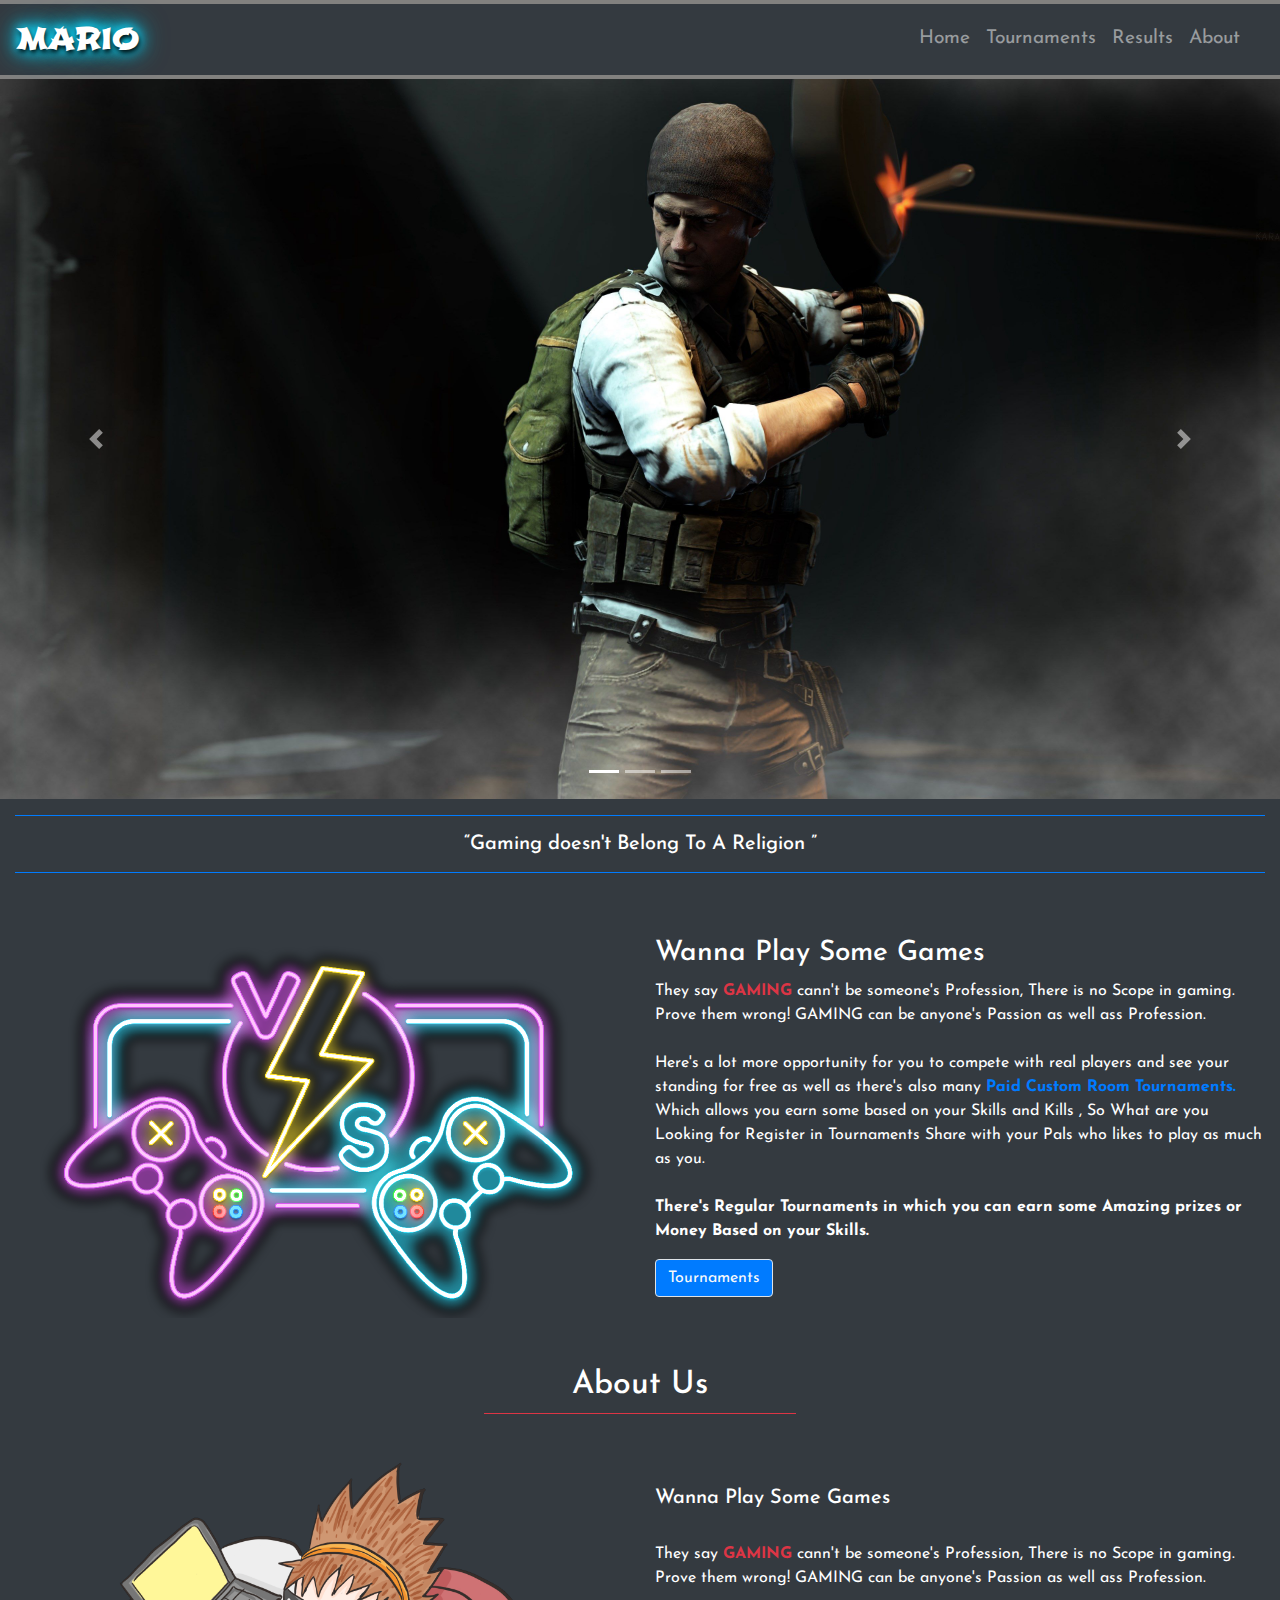
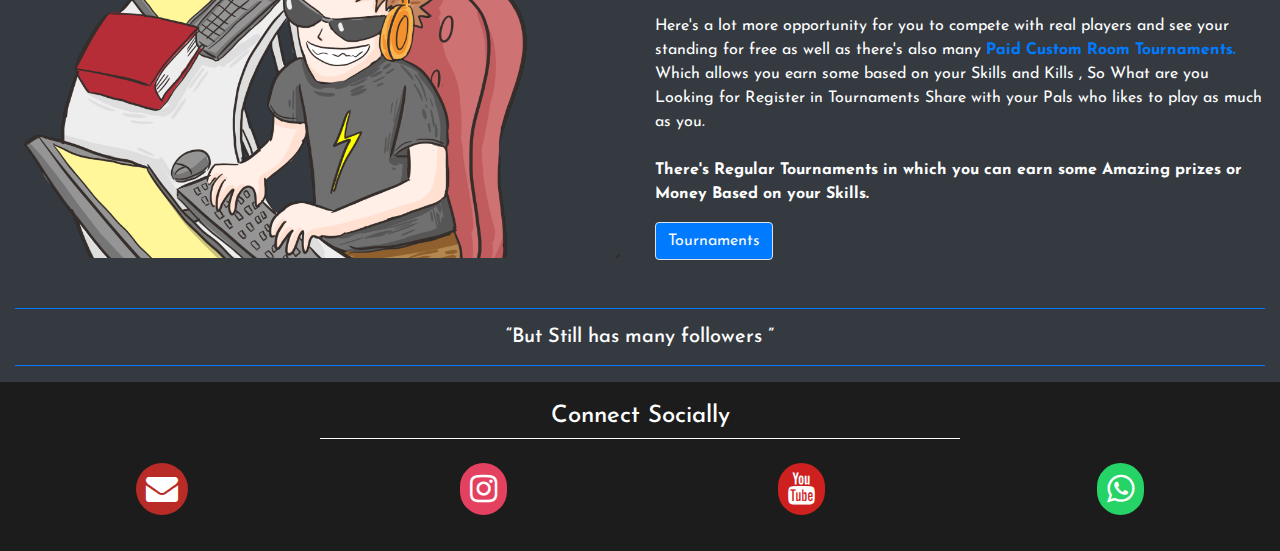
<file: index.html>
<!DOCTYPE html>
<html>
<head>
	<title>MARIO</title>
	<link rel="stylesheet" type="text/css" href="style.css">
	<link href="https://fonts.googleapis.com/css2?family=Shojumaru&display=swap" rel="stylesheet">
  <link rel="stylesheet" href="https://cdnjs.cloudflare.com/ajax/libs/font-awesome/4.7.0/css/font-awesome.min.css">
  <link href="https://fonts.googleapis.com/css2?family=Josefin+Sans&display=swap" rel="stylesheet">
	<meta charset="utf-8">
    <meta name="viewport" content="width=device-width, initial-scale=1, shrink-to-fit=no">

</head>
<body class="bg-dark text-white">
<!-- *****************************************************************************
                                  NAVBAR
***************************************************************************** -->
<nav>
	<nav class="navbar navbar-expand-md bg-dark navbar-dark ">
  <a class="navbar-brand " href="#">MARIO</a>
  <button class="navbar-toggler" type="button" data-toggle="collapse" data-target="#collapsibleNavbar">
    <span class="navbar-toggler-icon"></span>
  </button>
  <div class="collapse navbar-collapse " id="collapsibleNavbar">
    <ul class="navbar-nav ml-auto mr-3 text-center ">
      <li class="nav-item">
        <a class="nav-link" href="#">Home</a>
      </li>
      <li class="nav-item">
        <a class="nav-link" href="tournament.html">Tournaments</a>
      </li>
      <li class="nav-item">
        <a class="nav-link" href="#">Results</a>
      </li> 
      <li class="nav-item">
        <a class="nav-link" href="#about-us">About</a>
      </li>    
    </ul>
  </div>  
</nav>
</nav>	


<!-- *****************************************************************************
                                  carousel
***************************************************************************** -->
<div id="demo" class="carousel slide" data-ride="carousel">

  <!-- Indicators -->
  <ul class="carousel-indicators">
    <li data-target="#demo" data-slide-to="0" class="active"></li>
    <li data-target="#demo" data-slide-to="1"></li>
    <li data-target="#demo" data-slide-to="2"></li>
  </ul>
  
  <!-- The slideshow -->
  <div class="carousel-inner">
    <div class="carousel-item active">
      <img src="images/carousel1.jpg" alt="Los Angeles" width="1100" height="500">
    </div>
    <div class="carousel-item">
      <img src="images/carousel3.jpg" alt="Chicago" width="1100" height="500" >
    </div>
    <div class="carousel-item">
      <img src="images/carousel4.jpg" alt="New York" width="1100" height="500">
    </div>
    
  </div>
  
  <!-- Left and right controls -->
  <a class="carousel-control-prev" href="#demo" data-slide="prev">
    <span class="carousel-control-prev-icon"></span>
  </a>
  <a class="carousel-control-next" href="#demo" data-slide="next">
    <span class="carousel-control-next-icon"></span>
  </a>
</div>


<!-- *****************************************************************************
                                  main body
***************************************************************************** -->

<section class="mt-0">
	<div class="top_heading container-fluid mt-0">
		<div class="text-center">
      <hr class="border-primary">
			<h5 class="heading-anime"><q>Gaming doesn't Belong To A Religion  </q></h5>
      <hr class="border-primary">
		</div>	
	</div><br><br>

	<div class="container-fluid">
		<div class="row">
			<div class="col-lg-6 col-sm-12 ">
				<div class="img-rotate "> 
          <img class="img-fluid " src="images/gaming1.png" >
        </div>
			</div>
      <div class="col-lg-6 col-sm-12 ">
        <h3>Wanna Play Some Games</h3>
        <p>They say <strong class="text-danger">GAMING</strong> cann't be someone's Profession, There is no Scope in gaming.<br>
        Prove them wrong! GAMING can be anyone's Passion as well ass Profession. <br><br>
        Here's a lot more opportunity for you to compete with real players and see your standing for free as well as there's also many
        <span  class="text-primary font-weight-bold">Paid Custom Room Tournaments.</span><br>
        Which allows you earn some based on your Skills and Kills , So What are you Looking for Register in Tournaments Share with your Pals who likes to play as much as you.<br><br>
        <strong> There's Regular Tournaments in which you can earn some Amazing prizes or Money Based on your Skills. </strong></p>
        <a href="tournament.html"><h4  class="btn border bg-primary text-light"> Tournaments </h4></a>
      </div>
		</div><br><br>
	</div>


  <div class="container-fluid" id="about-us">
    <h2 class="text-center text-white"> About Us</h2>
    <hr class="m-auto w-25 border-danger"><br><br>
    <div class="row">
      <div class="col-lg-6 col-sm-12 ">
        <div class="img-rotate"> 
          <img class="img-fluid " src="images/gaming2.png" >
        </div>
      </div>
      <div class="col-lg-6 col-sm-12 mt-4">
        <h5>Wanna Play Some Games</h5><br>
        <p>They say <strong class="text-danger">GAMING</strong> cann't be someone's Profession, There is no Scope in gaming.<br>
        Prove them wrong! GAMING can be anyone's Passion as well ass Profession. <br><br>
        Here's a lot more opportunity for you to compete with real players and see your standing for free as well as there's also many
        <span  class="text-primary font-weight-bold">Paid Custom Room Tournaments.</span><br>
        Which allows you earn some based on your Skills and Kills , So What are you Looking for Register in Tournaments Share with your Pals who likes to play as much as you.<br><br>
        <strong> There's Regular Tournaments in which you can earn some Amazing prizes or Money Based on your Skills. </strong></p>
        <a href="tournament.html"><h4  class="btn border bg-primary text-light"> Tournaments </h4></a>
      </div>
    </div><br>
    
  </div>


</section>
<div class="text-center container-fluid">
      <hr class="border-primary">
      <h5 class="heading-anime"><q>But Still has many followers </q></h5>
      <hr class="border-primary">
    </div>



<!-- *****************************************************************************
                                 Footer
***************************************************************************** -->
<footer>
  <div class="footer">
    <div class="social-menu ">
      <h4 class="text-center">Connect Socially</h4>
      <hr class="w-50 border-light text-center m-auto"><br>

   <ul class="d-flex justify-content-center align-content-center list-unstyled">
     <li class="gmail mx-auto"><a href="mailto:friendyboy02@gmail.com" target="_blank"><i class="fa fa-2x fa-envelope"></i></a></li>

    

     <li class="instagram mx-auto"><a href="https://www.instagram.com/mohd_rahib02/?hl=en" target="_blank"><i class="fa fa-2x fa-instagram"></i></a></li>

     <li class=" youtube mx-auto"><a href="" target="_blank"><i class="fa fa-2x fa-youtube"></i></a></li>

      <li class=" mx-auto whatsapp my-auto"><a href="whatsapp://send?text=best pubg tournaments website play with local players with free entry or earn some money  " target="_blank"><i class="fa fa-2x fa-whatsapp"></i></a></li>

    
  </ul>
</div>
    
  </div>
  

</footer> 






<link rel="stylesheet" href="https://maxcdn.bootstrapcdn.com/bootstrap/4.5.0/css/bootstrap.min.css">
<script src="https://code.jquery.com/jquery-3.2.1.slim.min.js" integrity="sha384-KJ3o2DKtIkvYIK3UENzmM7KCkRr/rE9/Qpg6aAZGJwFDMVNA/GpGFF93hXpG5KkN" crossorigin="anonymous"></script>
    <script src="https://cdnjs.cloudflare.com/ajax/libs/popper.js/1.12.9/umd/popper.min.js" integrity="sha384-ApNbgh9B+Y1QKtv3Rn7W3mgPxhU9K/ScQsAP7hUibX39j7fakFPskvXusvfa0b4Q" crossorigin="anonymous"></script>
    <script src="https://maxcdn.bootstrapcdn.com/bootstrap/4.0.0/js/bootstrap.min.js" integrity="sha384-JZR6Spejh4U02d8jOt6vLEHfe/JQGiRRSQQxSfFWpi1MquVdAyjUar5+76PVCmYl" crossorigin="anonymous"></script>


</body>
</html>



<!-- https://mohdrahib01.github.io/tournament.github.io/ -->
</file>
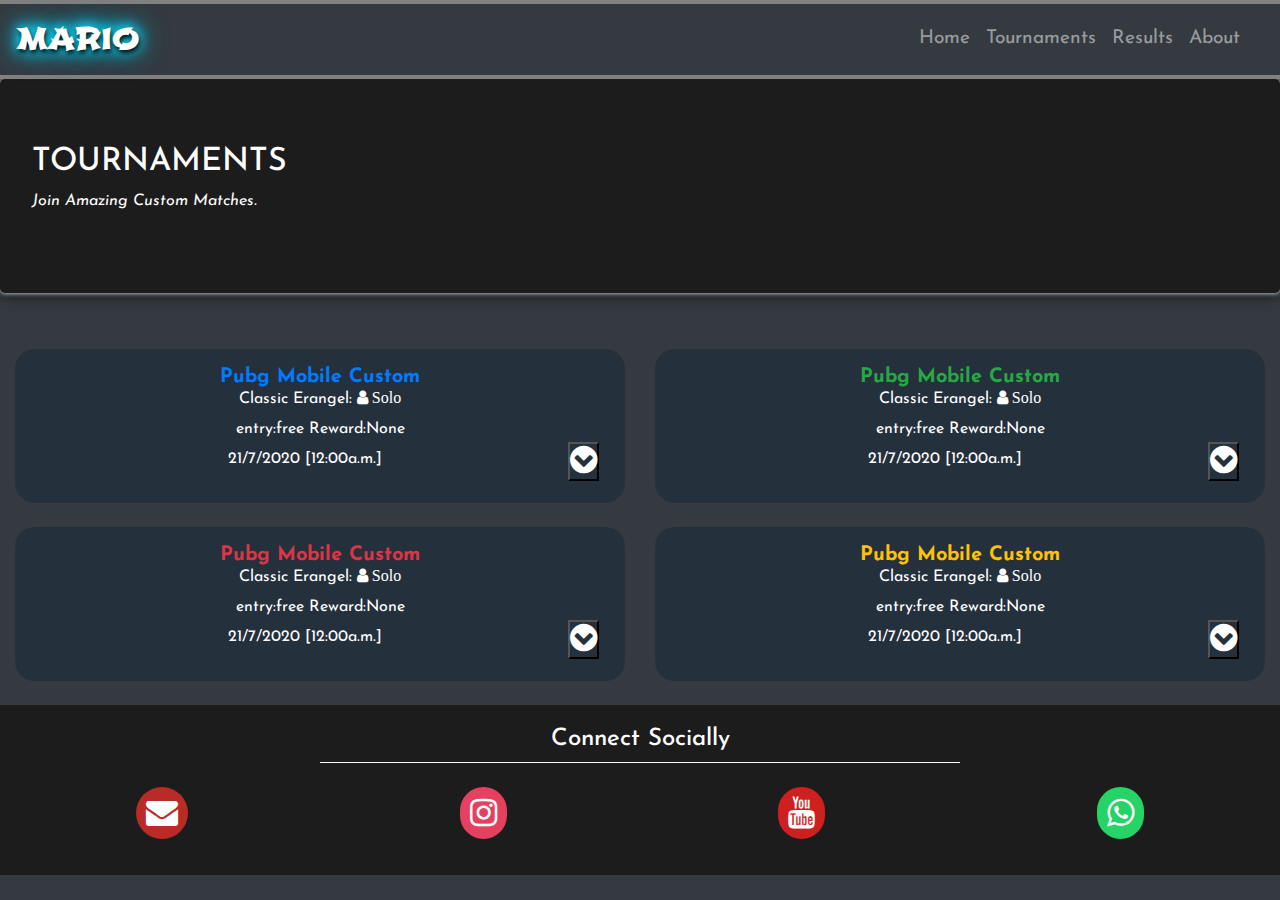
<file: tournament.html>
<!DOCTYPE html>
<html>
<head>
	<title>MARIO</title>
	<link rel="stylesheet" type="text/css" href="style.css">
	<link href="https://fonts.googleapis.com/css2?family=Shojumaru&display=swap" rel="stylesheet">
  <link rel="stylesheet" href="https://cdnjs.cloudflare.com/ajax/libs/font-awesome/4.7.0/css/font-awesome.min.css">
  <link href="https://fonts.googleapis.com/css2?family=Josefin+Sans&display=swap" rel="stylesheet">
	<meta charset="utf-8">
    <meta name="viewport" content="width=device-width, initial-scale=1, shrink-to-fit=no">

</head>
<body class="bg-dark text-white">
<!-- *****************************************************************************
                                  NAVBAR
***************************************************************************** -->
<nav>
	<nav class="navbar navbar-expand-md bg-dark navbar-dark ">
  <a class="navbar-brand " href="#">MARIO</a>
  <button class="navbar-toggler" type="button" data-toggle="collapse" data-target="#collapsibleNavbar">
    <span class="navbar-toggler-icon"></span>
  </button>
  <div class="collapse navbar-collapse " id="collapsibleNavbar">
    <ul class="navbar-nav ml-auto mr-3 text-center ">
      <li class="nav-item">
        <a class="nav-link" href="index.html">Home</a>
      </li>
      <li class="nav-item">
        <a class="nav-link" href="#">Tournaments</a>
      </li>
      <li class="nav-item">
        <a class="nav-link" href="#">Results</a>
      </li> 
      <li class="nav-item">
        <a class="nav-link" href="index.html #about-us">About</a>
      </li>    
    </ul>
  </div>  
</nav>
</nav>	



<!-- *****************************************************************************
                                  Jumbotron
***************************************************************************** -->
<div class="">
  <div class="jumbotron " style="background-color: #1c1c1c">
    <h2 class="">TOURNAMENTS</h2>      
    <p class="font-italic">Join Amazing Custom Matches.</p>
  </div>
      
</div>


<!-- *****************************************************************************
                                  main body
***************************************************************************** -->


<section>
  <div class="container-fluid">
    <div class="row">

      <!-- ****************************   1st blocl   *********************************** -->
      <div class="col-lg-6 col-sm-12 mt-4">
        <div class="t-block p-3  text-center t-box">
          <div>
              <h5 class="text-primary font-weight-bold">Pubg Mobile Custom</h5>
              <p>Classic Erangel: <i class="fa  fa-user" aria-hidden="true"> Solo</i>  <p>
              <p>entry:free Reward:None</p>  
              <button class="float-right show-more" data-toggle="collapse" data-target="#t-box1"> <i class="fa fa-2x fa-chevron-circle-down text-white" aria-hidden="true"> </i> </button>  

              <p class="">21/7/2020 [12:00a.m.]</p>
          </div>

          <div id="t-box1" class="hidden-content text-left collapse"><br>
            <p>Register before atleast half an hour before tournament starts.</p>
            <p>Room id & password will be sent to your G-mail address before 20 minutes of match starts.</p>
            <p>Any non-registerd entry will be kicked from room.</p>
            <p>Fill correct PUBG Username.</p>

            <div class="text-center">
                <button type="button" class="btn w-50  btn-primary" data-toggle="modal" data-target="#form-1"> Register </button>
            </div>
          </div>

          <!-- The Modal -->
          <div class="modal fade" id="form-1">
            <div class="modal-dialog modal-dialog-centered">
              <div class="modal-content">
              
                <!-- Modal Header -->
                <div class="modal-header container-fluid bg-primary ">
                  <h4 class="modal-title mx-auto font-weight-bold">Modal Heading</h4>
                  <button type="button" class="close" data-dismiss="modal">&times;</button>
                </div>
                
                <!-- Modal body -->
                <div class="modal-body container-fluid ">
                  <form action="/action_page.php" class="text-dark text-left">
                    <div class="form-group">
                      <label for="name1">Name:</label>
                      <input type="text" class="form-control" id="name1" placeholder="Your Name" name="name1" autocomplete="off">
                    </div>
                    <div class="form-group">
                      <label for="Pubg-name1">PUBG Username:</label>
                      <input type="text" class="form-control" id="Pubg-name1" placeholder="Your PUBG UserName" name="Pubg-name1" autocomplete="off">
                    </div>
                    <div class="form-group">
                      <label for="email1">Email:</label>
                      <input type="email" class="form-control" id="email1" placeholder="Your email" name="email1" autocomplete="off">
                    </div>
                    <div class="form-group">
                      <label for="phone1">Mobile No.:</label>
                      <input type="text" class="form-control" id="phone1" placeholder="Your Mobile No." name="phone1" autocomplete="off">
                    </div>
                    
                    <div class="text-center">
                       <button type="submit" class="btn btn-primary w-50">Submit</button>
                    </div>
                  </form>
                </div>
                <!-- end modal body -->
                
              </div>
            </div>
          </div>
          <!-- end modal popup -->

        </div>
      </div>


    <!--  ***************************   2nd block   ****************************** -->
      <div class="col-lg-6 col-sm-12 mt-4">
        <div class="t-block p-3  text-center t-box">
          <div>
              <h5 class="text-success font-weight-bold">Pubg Mobile Custom</h5>
              <p>Classic Erangel: <i class="fa  fa-user" aria-hidden="true"> Solo</i>  <p>
              <p>entry:free Reward:None</p>  
              <button class="float-right show-more" data-toggle="collapse" data-target="#t-box2"> <i class="fa fa-2x fa-chevron-circle-down text-white" aria-hidden="true"> </i> </button>  

              <p class="">21/7/2020 [12:00a.m.]</p>
          </div>

          <div id="t-box2" class="hidden-content text-left collapse"><br>
            <p>Register before atleast half an hour before tournament starts.</p>
            <p>Room id & password will be sent to your G-mail address before 20 minutes of match starts.</p>
            <p>Any non-registerd entry will be kicked from room.</p>
            <p>Fill correct PUBG Username.</p>

            <div class="text-center">
                <button type="button" class="btn w-50  btn-primary" data-toggle="modal" data-target="#form-2"> Register </button>
            </div>
          </div>

          <!-- The Modal -->
          <div class="modal fade" id="form-2">
            <div class="modal-dialog modal-dialog-centered">
              <div class="modal-content">
              
                <!-- Modal Header -->
                <div class="modal-header container-fluid bg-success ">
                  <h4 class="modal-title mx-auto font-weight-bold">Modal Heading</h4>
                  <button type="button" class="close" data-dismiss="modal">&times;</button>
                </div>
                
                <!-- Modal body -->
                <div class="modal-body container-fluid ">
                  <form action="/action_page.php" class="text-dark text-left">
                    <div class="form-group">
                      <label for="name2">Name:</label>
                      <input type="text" class="form-control" id="name2" placeholder="Your Name" name="name2" autocomplete="off">
                    </div>
                    <div class="form-group">
                      <label for="Pubg-name2">PUBG Username:</label>
                      <input type="text" class="form-control" id="Pubg-name2" placeholder="Your PUBG UserName" name="Pubg-name2" autocomplete="off">
                    </div>
                    <div class="form-group">
                      <label for="email2">Email:</label>
                      <input type="email" class="form-control" id="email2" placeholder="Your email" name="email2" autocomplete="off">
                    </div>
                    <div class="form-group">
                      <label for="phone2">Mobile No.:</label>
                      <input type="text" class="form-control" id="phone2" placeholder="Your Mobile No." name="phone2" autocomplete="off">
                    </div>
                    
                    <div class="text-center">
                       <button type="submit" class="btn btn-success w-50">Submit</button>
                    </div>
                  </form>
                </div>
                <!-- end modal body -->
                
              </div>
            </div>
          </div>
          <!-- end modal popup -->

        </div>
      </div>

    <!-- ******************************    3rd block   ************************************* -->
      <div class="col-lg-6 col-sm-12 mt-4">
        <div class="t-block p-3  text-center t-box">

          <div>
              <h5 class="text-danger font-weight-bold">Pubg Mobile Custom</h5>
              <p>Classic Erangel: <i class="fa  fa-user" aria-hidden="true"> Solo</i>  <p>
              <p>entry:free Reward:None</p>  
              <button class="float-right show-more" data-toggle="collapse" data-target="#t-box3"> <i class="fa fa-2x fa-chevron-circle-down text-white" aria-hidden="true"> </i> </button>  

              <p class="">21/7/2020 [12:00a.m.]</p>
          </div>

          <div id="t-box3" class="hidden-content text-left collapse"><br>
            <p>Register before atleast half an hour before tournament starts.</p>
            <p>Room id & password will be sent to your G-mail address before 20 minutes of match starts.</p>
            <p>Any non-registerd entry will be kicked from room.</p>
            <p>Fill correct PUBG Username.</p>
            <div class="text-center">
                <button type="button" class="btn w-50  btn-primary" data-toggle="modal" data-target="#form-3"> Register </button>
            </div>    
          </div>

          <!-- The Modal -->
          <div class="modal fade" id="form-3">
            <div class="modal-dialog modal-dialog-centered">
              <div class="modal-content">
              
                <!-- Modal Header -->
                <div class="modal-header container-fluid bg-danger ">
                  <h4 class="modal-title mx-auto font-weight-bold">Modal Heading</h4>
                  <button type="button" class="close" data-dismiss="modal">&times;</button>
                </div>
                
                <!-- Modal body -->
                <div class="modal-body container-fluid ">
                  <form action="/action_page.php" class="text-dark text-left">
                    <div class="form-group">
                      <label for="name3">Name:</label>
                      <input type="text" class="form-control" id="name3" placeholder="Your Name" name="name3" autocomplete="off">
                    </div>
                    <div class="form-group">
                      <label for="Pubg-name3">PUBG Username:</label>
                      <input type="text" class="form-control" id="Pubg-name3" placeholder="Your PUBG UserName" name="Pubg-name3" autocomplete="off">
                    </div>
                    <div class="form-group">
                      <label for="email3">Email:</label>
                      <input type="email" class="form-control" id="email3" placeholder="Your email" name="email3" autocomplete="off">
                    </div>
                    <div class="form-group">
                      <label for="phone3">Mobile No.:</label>
                      <input type="text" class="form-control" id="phone3" placeholder="Your Mobile No." name="phone3" autocomplete="off">
                    </div>
                    
                    <div class="text-center">
                       <button type="submit" class="btn btn-danger w-50">Submit</button>
                    </div>
                  </form>
                </div>
                <!-- end modal body -->
                
              </div>
            </div>
          </div>
          <!-- end modal popup -->

        </div>
      </div>


       <!-- *******************************   4th block  ************************************ -->
      <div class="col-lg-6 col-sm-12 mt-4">
        <div class="t-block p-3  text-center t-box">
          <div>
              <h5 class="text-warning font-weight-bold">Pubg Mobile Custom</h5>
              <p>Classic Erangel: <i class="fa  fa-user" aria-hidden="true"> Solo</i>  <p>
              <p>entry:free Reward:None</p>  
              <button class="float-right show-more" data-toggle="collapse" data-target="#t-box4"> <i class="fa fa-2x fa-chevron-circle-down text-white" aria-hidden="true"> </i> </button>  

              <p class="">21/7/2020 [12:00a.m.]</p>
          </div>

          <div id="t-box4" class="hidden-content text-left collapse"><br>
            <p>Register before atleast half an hour before tournament starts.</p>
            <p>Room id & password will be sent to your G-mail address before 20 minutes of match starts.</p>
            <p>Any non-registerd entry will be kicked from room.</p>
            <p>Fill correct PUBG Username.</p>

            <div class="text-center">
                <button type="button" class="btn w-50  btn-primary" data-toggle="modal" data-target="#form-4"> Register </button>
            </div>
          </div>

           <!-- The Modal -->
          <div class="modal fade" id="form-4">
            <div class="modal-dialog modal-dialog-centered">
              <div class="modal-content">
              
                <!-- Modal Header -->
                <div class="modal-header container-fluid bg-primary ">
                  <h4 class="modal-title mx-auto font-weight-bold">Modal Heading</h4>
                  <button type="button" class="close" data-dismiss="modal">&times;</button>
                </div>
                
                <!-- Modal body -->
                <div class="modal-body container-fluid ">
                  <form action="/action_page.php" class="text-dark text-left">
                    <div class="form-group">
                      <label for="name4">Name:</label>
                      <input type="text" class="form-control" id="name4" placeholder="Your Name" name="name4" autocomplete="off">
                    </div>
                    <div class="form-group">
                      <label for="Pubg-name4">PUBG Username:</label>
                      <input type="text" class="form-control" id="Pubg-name4" placeholder="Your PUBG UserName" name="Pubg-name4" autocomplete="off">
                    </div>
                    <div class="form-group">
                      <label for="email4">Email:</label>
                      <input type="email" class="form-control" id="email4" placeholder="Your email" name="email4" autocomplete="off">
                    </div>
                    <div class="form-group">
                      <label for="phone4">Mobile No.:</label>
                      <input type="text" class="form-control" id="phone4" placeholder="Your Mobile No." name="phone4" autocomplete="off">
                    </div>
                    
                    <div class="text-center">
                       <button type="submit" class="btn btn-primary w-50">Submit</button>
                    </div>
                  </form>
                </div>
              <!--   end modal body   -->
                
              </div>
            </div>
          </div>
          <!-- end modal popup -->
       </div>
    </div>
    <!-- end 4th block -->

      
    </div>
  </div>

  


</section><br>




<!-- *****************************************************************************
                                 Footer
***************************************************************************** -->
<footer>
  <div class="footer">
    <div class="social-menu ">
      <h4 class="text-center">Connect Socially</h4>
      <hr class="w-50 border-light text-center m-auto"><br>

   <ul class="d-flex justify-content-center align-content-center list-unstyled">
     <li class="gmail mx-auto"><a href="mailto:friendyboy02@gmail.com" target="_blank"><i class="fa fa-2x fa-envelope"></i></a></li>

    

     <li class="instagram mx-auto"><a href="https://www.instagram.com/mohd_rahib02/?hl=en" target="_blank"><i class="fa fa-2x fa-instagram"></i></a></li>

     <li class=" youtube mx-auto"><a href="" target="_blank"><i class="fa fa-2x fa-youtube"></i></a></li>

      <li class=" mx-auto whatsapp my-auto"><a href="whatsapp://send?text=best pubg tournaments website play with local players with free entry or earn some money " target="_blank"><i class="fa fa-2x fa-whatsapp"></i></a></li>

    
  </ul>
</div>
    
  </div>
  

</footer> 






<link rel="stylesheet" href="https://maxcdn.bootstrapcdn.com/bootstrap/4.5.0/css/bootstrap.min.css">
<script src="https://code.jquery.com/jquery-3.2.1.slim.min.js" integrity="sha384-KJ3o2DKtIkvYIK3UENzmM7KCkRr/rE9/Qpg6aAZGJwFDMVNA/GpGFF93hXpG5KkN" crossorigin="anonymous"></script>
    <script src="https://cdnjs.cloudflare.com/ajax/libs/popper.js/1.12.9/umd/popper.min.js" integrity="sha384-ApNbgh9B+Y1QKtv3Rn7W3mgPxhU9K/ScQsAP7hUibX39j7fakFPskvXusvfa0b4Q" crossorigin="anonymous"></script>
    <script src="https://maxcdn.bootstrapcdn.com/bootstrap/4.0.0/js/bootstrap.min.js" integrity="sha384-JZR6Spejh4U02d8jOt6vLEHfe/JQGiRRSQQxSfFWpi1MquVdAyjUar5+76PVCmYl" crossorigin="anonymous"></script>


</body>
</html>
</file>
<file: style.css>
*{margin: 0;padding: 0;box-sizing: 0;
	font-family: 'Josefin Sans', sans-serif;
}

@media only screen and (max-width: 800px){
	.social-menu ul li a{
		font-size: 8px !important;
	}
}



.carousel-inner img {
    width: 100%;
    height: 100%;
}
.navbar-brand{
	font-size: 30px !important;
	font-family: 'Shojumaru', cursive ;
	text-shadow: 1px 3px 5px #000,
				0 0 10px #0fd9fc,
				0 0 15px #0fd9fc,
				0 0 25px #0fd9fc,
				0 0 30px #037e94;
}
.navbar{
	font-size:1.2em !important;
	border-bottom: 4px solid #82817f;border-top: 4px solid #82817f;
}

/*.carousel{
	box-shadow: 1px 2px 15px #000;
}*/

.heading-anime{
	animation: headinganime 1s infinite linear alternate;
}
@keyframes headinganime{
	0%{color: #42d6ff;text-shadow: 1px 3px 4px #000;}
	100%{color: #fff ;text-shadow: 0px 0px 4px red, 0 0 10px red, 0 0 20px red; }
}

.img-rotate{
	transition: 1.5s ease;
}.img-rotate:hover{
	transform: rotatey(180deg);
}


footer{
	background-color: #1c1c1c;
	padding-top: 20px;
	padding-bottom: 20px;
}
.whatsapp a i{
	color: #fff !important;
	background-color: #25D366;
	padding: 10px;
	border-radius: 27px;
}
.instagram a i{
	color: #fff !important;
	background-color: #e4405f;
	padding: 10px;
	border-radius: 27px;
}
.youtube a i{
	color: #fff!important;
	background-color: #cd201f ;
	padding: 10px;
	border-radius: 27px;
}
.gmail a i{
	color: #fff!important;
	background-color: #b92b27 ;
	padding: 10px;
	border-radius: 27px;
}





.jumbotron{
	box-shadow: 0 0 5px , 0 0 15px #000;
}
.t-images{
	float: left;
	margin-left: 10px;
	height: 100px;
	width: 100px;
	border-radius: 10px;
}
.t-block p{
  		margin-top: -10px;
}

.show-more{
	background-color: transparent;
	outline: none !important;
	cursor: pointer;
	position: relative;
	bottom: 15px;right: 10px;
	text-decoration: none;
	color: #fff;

}
.t-box{
	border-radius: 20px !important;
	background-color: #25303d;
}

.hidden-content p{
	color: #a7ccfa;
}
</file>
